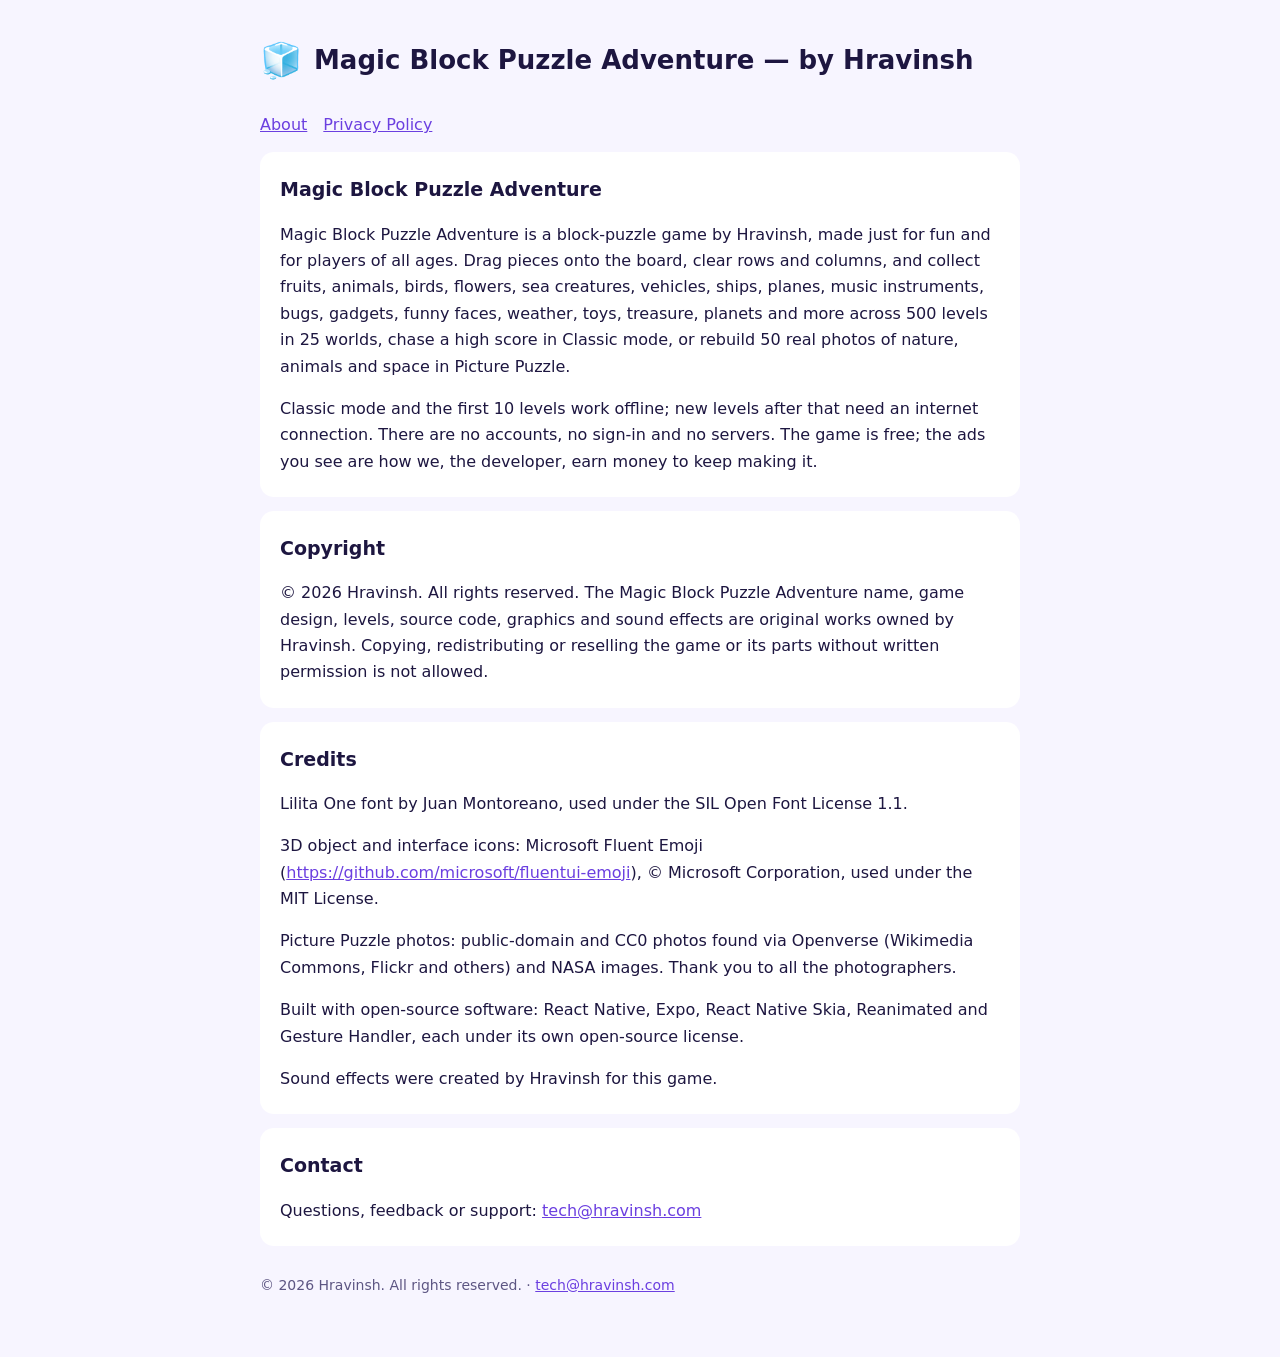
<file: index.html>
<!doctype html>
<html lang="en">
<head>
<meta charset="utf-8">
<meta name="viewport" content="width=device-width, initial-scale=1">
<title>Magic Block Puzzle Adventure — by Hravinsh</title>
<style>
  :root { color-scheme: light dark; --bg:#f7f5ff; --fg:#1d1640; --muted:#5d5683; --card:#fff; --accent:#6b3fe0; }
  @media (prefers-color-scheme: dark) { :root { --bg:#120b26; --fg:#f2efff; --muted:#b9b0e0; --card:#1e1442; --accent:#b794ff; } }
  body { margin:0; background:var(--bg); color:var(--fg); font:16px/1.65 system-ui,-apple-system,Segoe UI,Roboto,sans-serif; }
  main { max-width:760px; margin:0 auto; padding:32px 18px 60px; }
  header { display:flex; gap:12px; align-items:center; margin-bottom:24px; }
  header .logo { font-size:34px; } header h1 { margin:0; font-size:26px; }
  nav a { margin-right:16px; } a { color:var(--accent); }
  section { background:var(--card); border-radius:14px; padding:6px 20px; margin:14px 0; }
  h2 { font-size:19px; } p { color:var(--fg); } footer { color:var(--muted); font-size:14px; margin-top:28px; }
</style>
</head>
<body><main>
<header><span class="logo">🧊</span><h1>Magic Block Puzzle Adventure — by Hravinsh</h1></header>
<nav><a href="index.html">About</a><a href="privacy-policy.html">Privacy Policy</a></nav>
<section><h2>Magic Block Puzzle Adventure</h2><p>Magic Block Puzzle Adventure is a block-puzzle game by Hravinsh, made just for fun and for players of all ages. Drag pieces onto the board, clear rows and columns, and collect fruits, animals, birds, flowers, sea creatures, vehicles, ships, planes, music instruments, bugs, gadgets, funny faces, weather, toys, treasure, planets and more across 500 levels in 25 worlds, chase a high score in Classic mode, or rebuild 50 real photos of nature, animals and space in Picture Puzzle.</p><p>Classic mode and the first 10 levels work offline; new levels after that need an internet connection. There are no accounts, no sign-in and no servers. The game is free; the ads you see are how we, the developer, earn money to keep making it.</p></section>
<section><h2>Copyright</h2><p>© 2026 Hravinsh. All rights reserved. The Magic Block Puzzle Adventure name, game design, levels, source code, graphics and sound effects are original works owned by Hravinsh. Copying, redistributing or reselling the game or its parts without written permission is not allowed.</p></section>
<section><h2>Credits</h2><p>Lilita One font by Juan Montoreano, used under the SIL Open Font License 1.1.</p><p>3D object and interface icons: Microsoft Fluent Emoji (<a href="https://github.com/microsoft/fluentui-emoji">https://github.com/microsoft/fluentui-emoji</a>), © Microsoft Corporation, used under the MIT License.</p><p>Picture Puzzle photos: public-domain and CC0 photos found via Openverse (Wikimedia Commons, Flickr and others) and NASA images. Thank you to all the photographers.</p><p>Built with open-source software: React Native, Expo, React Native Skia, Reanimated and Gesture Handler, each under its own open-source license.</p><p>Sound effects were created by Hravinsh for this game.</p></section>
<section><h2>Contact</h2><p>Questions, feedback or support: <a href="mailto:tech@hravinsh.com">tech@hravinsh.com</a></p></section>
<footer>© 2026 Hravinsh. All rights reserved. · <a href="mailto:tech@hravinsh.com">tech@hravinsh.com</a></footer>
</main></body></html>
</file>
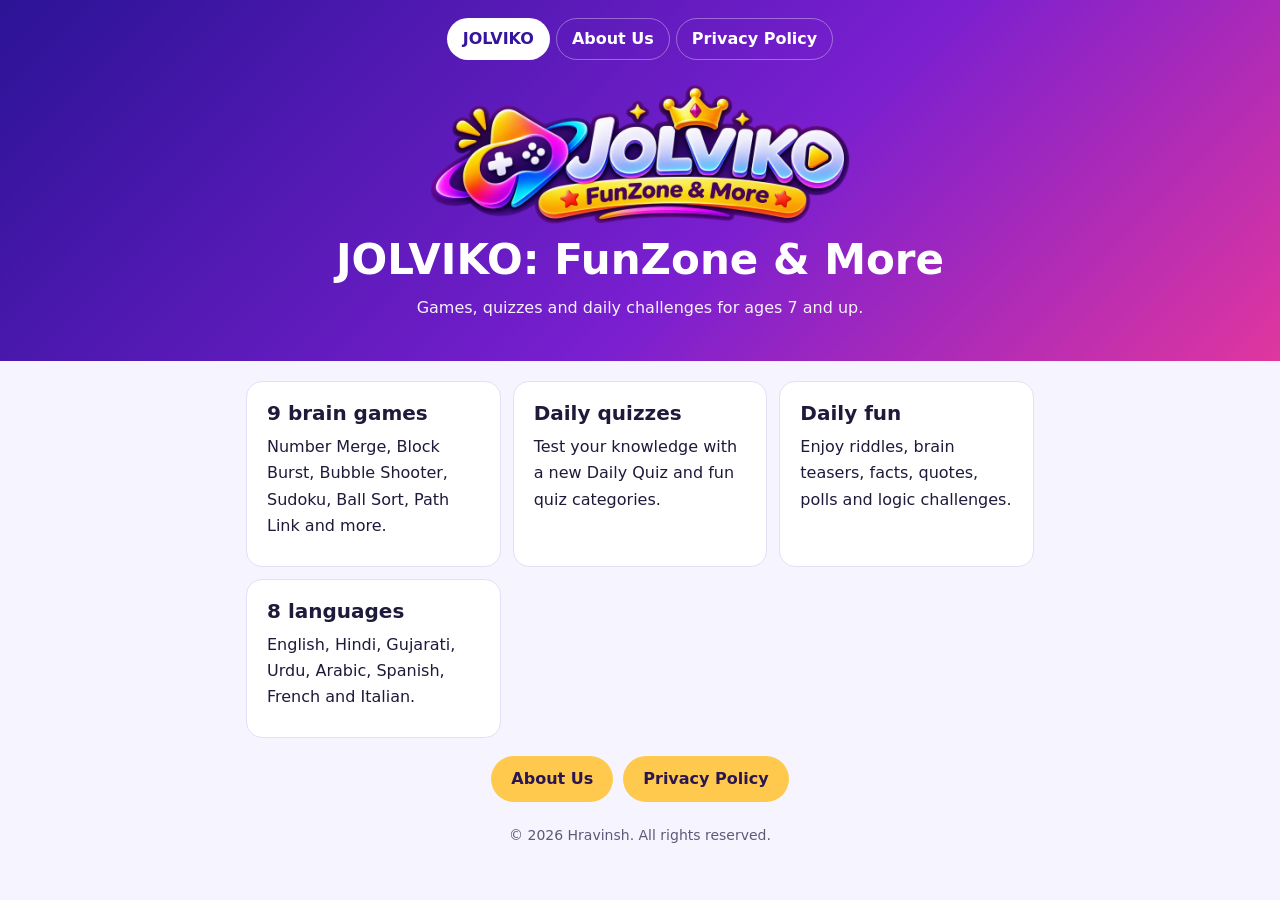
<file: jolviko/index.html>
<!doctype html>
<html lang="en">
<head>
  <meta charset="utf-8">
  <meta name="viewport" content="width=device-width, initial-scale=1">
  <title>JOLVIKO: FunZone & More | Hravinsh</title>
  <meta name="description" content="JOLVIKO: FunZone &amp; More is a games, quiz and daily fun app by Hravinsh.">
  <link rel="stylesheet" href="style.css">
</head>
<body>
  <header><div class="wrap">
    <nav aria-label="JOLVIKO pages"><a href="./" aria-current="page">JOLVIKO</a><a href="about/">About Us</a><a href="privacy/">Privacy Policy</a></nav>
    <img class="logo" src="logo.webp" width="960" height="320" alt="JOLVIKO: FunZone &amp; More">
    <h1>JOLVIKO: FunZone &amp; More</h1>
    <p class="lead">Games, quizzes and daily challenges for ages 7 and up.</p>
  </div></header>
  <main>
    <div class="grid">
      <section><h2>9 brain games</h2><p>Number Merge, Block Burst, Bubble Shooter, Sudoku, Ball Sort, Path Link and more.</p></section>
      <section><h2>Daily quizzes</h2><p>Test your knowledge with a new Daily Quiz and fun quiz categories.</p></section>
      <section><h2>Daily fun</h2><p>Enjoy riddles, brain teasers, facts, quotes, polls and logic challenges.</p></section>
      <section><h2>8 languages</h2><p>English, Hindi, Gujarati, Urdu, Arabic, Spanish, French and Italian.</p></section>
    </div>
    <div class="actions"><a class="button" href="about/">About Us</a><a class="button" href="privacy/">Privacy Policy</a></div>
    <footer>© 2026 Hravinsh. All rights reserved.</footer>
  </main>
</body>
</html>
</file>
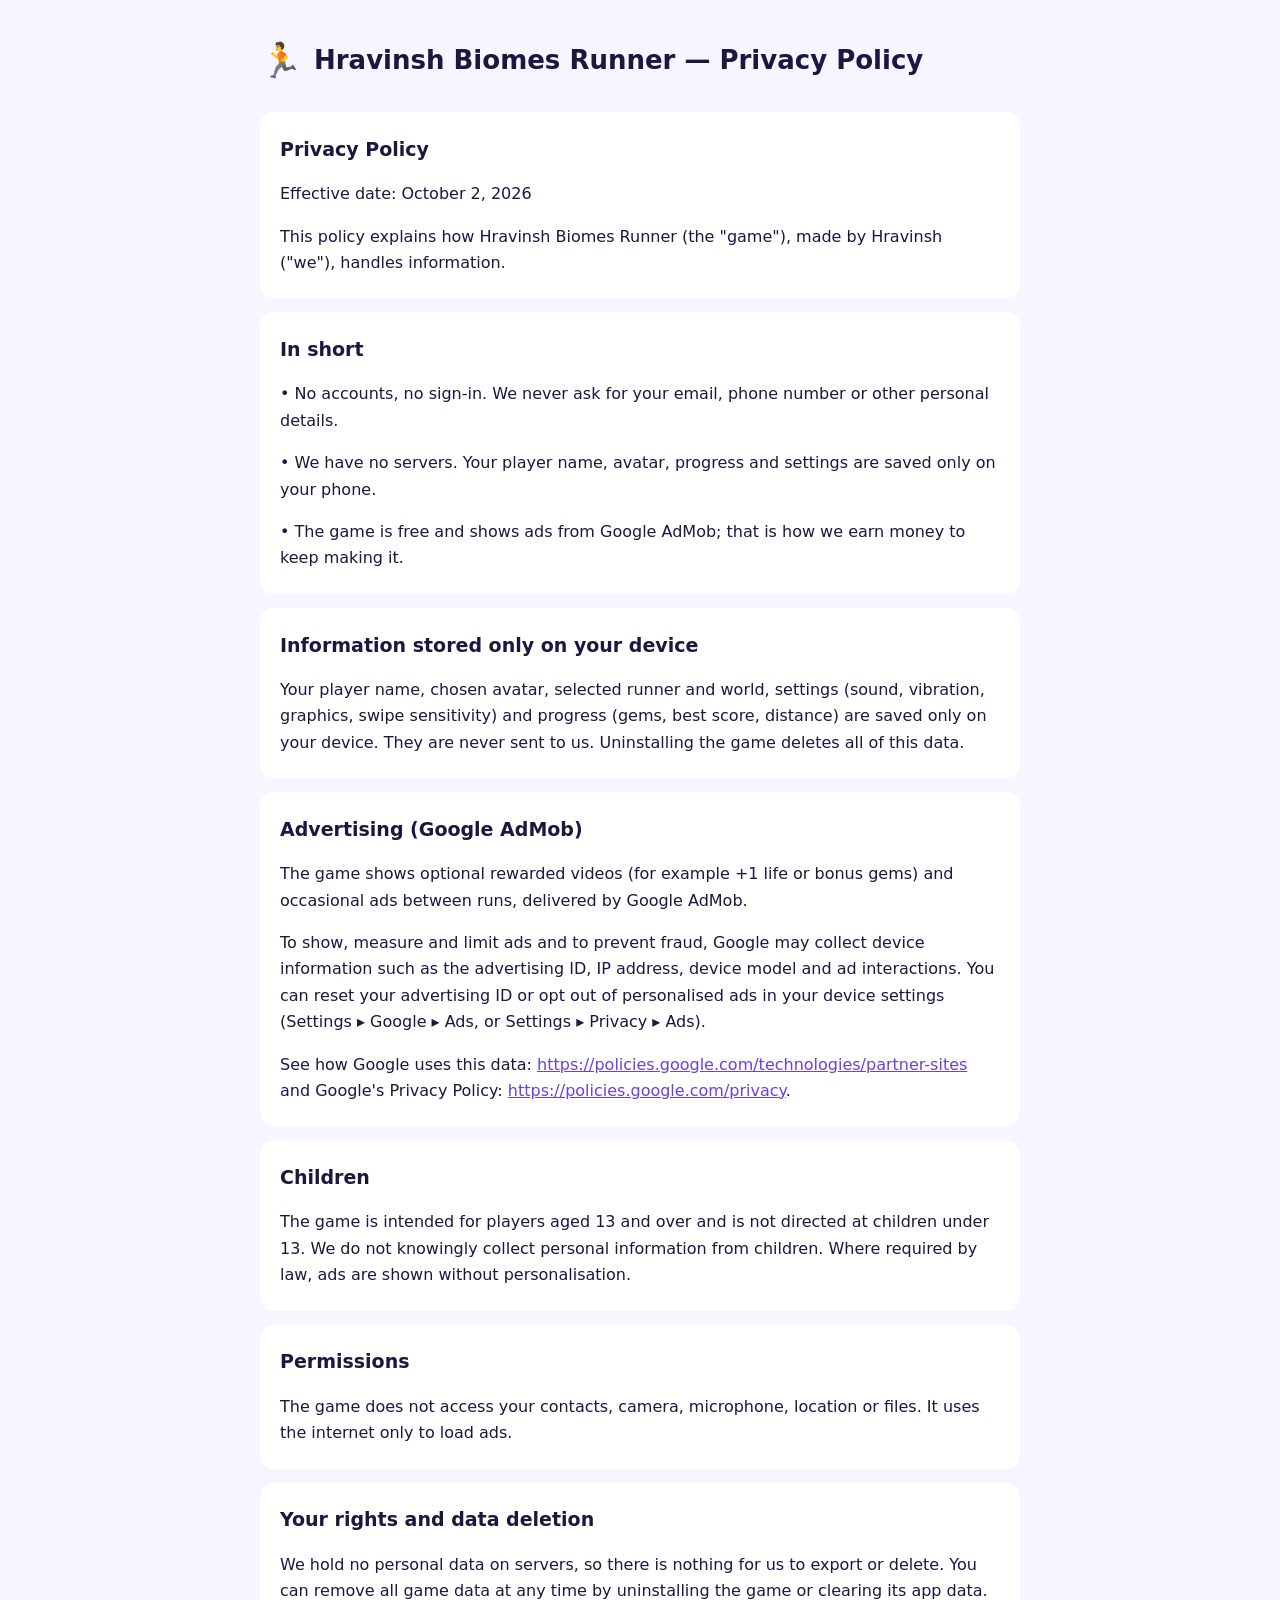
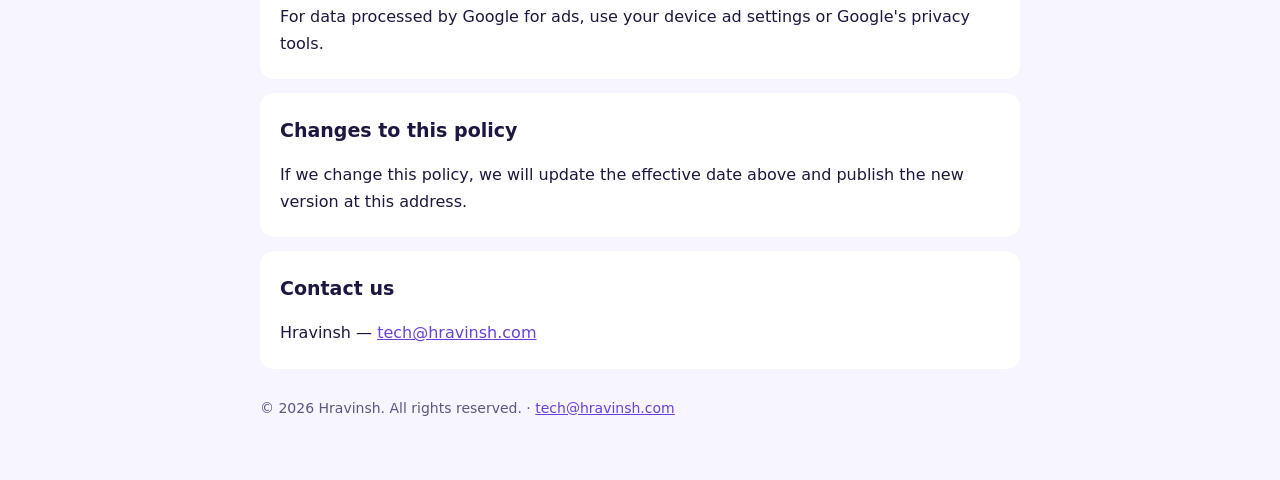
<file: biomes-runner/privacy/index.html>
<!doctype html>
<html lang="en">
<head>
<meta charset="utf-8">
<meta name="viewport" content="width=device-width, initial-scale=1">
<title>Hravinsh Biomes Runner — Privacy Policy</title>
<style>
  :root { color-scheme: light dark; --bg:#f7f5ff; --fg:#1d1640; --muted:#5d5683; --card:#fff; --accent:#6b3fe0; }
  @media (prefers-color-scheme: dark) { :root { --bg:#120b26; --fg:#f2efff; --muted:#b9b0e0; --card:#1e1442; --accent:#b794ff; } }
  body { margin:0; background:var(--bg); color:var(--fg); font:16px/1.65 system-ui,-apple-system,Segoe UI,Roboto,sans-serif; }
  main { max-width:760px; margin:0 auto; padding:32px 18px 60px; }
  header { display:flex; gap:12px; align-items:center; margin-bottom:24px; }
  header .logo { font-size:34px; } header h1 { margin:0; font-size:26px; }
  nav a { margin-right:16px; } a { color:var(--accent); }
  section { background:var(--card); border-radius:14px; padding:6px 20px; margin:14px 0; }
  h2 { font-size:19px; } p { color:var(--fg); } footer { color:var(--muted); font-size:14px; margin-top:28px; }
</style>
</head>
<body><main>
<header><span class="logo">🏃</span><h1>Hravinsh Biomes Runner — Privacy Policy</h1></header>
<section><h2>Privacy Policy</h2><p>Effective date: October 2, 2026</p><p>This policy explains how Hravinsh Biomes Runner (the "game"), made by Hravinsh ("we"), handles information.</p></section>
<section><h2>In short</h2><p>• No accounts, no sign-in. We never ask for your email, phone number or other personal details.</p><p>• We have no servers. Your player name, avatar, progress and settings are saved only on your phone.</p><p>• The game is free and shows ads from Google AdMob; that is how we earn money to keep making it.</p></section>
<section><h2>Information stored only on your device</h2><p>Your player name, chosen avatar, selected runner and world, settings (sound, vibration, graphics, swipe sensitivity) and progress (gems, best score, distance) are saved only on your device. They are never sent to us. Uninstalling the game deletes all of this data.</p></section>
<section><h2>Advertising (Google AdMob)</h2><p>The game shows optional rewarded videos (for example +1 life or bonus gems) and occasional ads between runs, delivered by Google AdMob.</p><p>To show, measure and limit ads and to prevent fraud, Google may collect device information such as the advertising ID, IP address, device model and ad interactions. You can reset your advertising ID or opt out of personalised ads in your device settings (Settings ▸ Google ▸ Ads, or Settings ▸ Privacy ▸ Ads).</p><p>See how Google uses this data: <a href="https://policies.google.com/technologies/partner-sites">https://policies.google.com/technologies/partner-sites</a> and Google's Privacy Policy: <a href="https://policies.google.com/privacy">https://policies.google.com/privacy</a>.</p></section>
<section><h2>Children</h2><p>The game is intended for players aged 13 and over and is not directed at children under 13. We do not knowingly collect personal information from children. Where required by law, ads are shown without personalisation.</p></section>
<section><h2>Permissions</h2><p>The game does not access your contacts, camera, microphone, location or files. It uses the internet only to load ads.</p></section>
<section><h2>Your rights and data deletion</h2><p>We hold no personal data on servers, so there is nothing for us to export or delete. You can remove all game data at any time by uninstalling the game or clearing its app data. For data processed by Google for ads, use your device ad settings or Google's privacy tools.</p></section>
<section><h2>Changes to this policy</h2><p>If we change this policy, we will update the effective date above and publish the new version at this address.</p></section>
<section><h2>Contact us</h2><p>Hravinsh — <a href="mailto:tech@hravinsh.com">tech@hravinsh.com</a></p></section>
<footer>© 2026 Hravinsh. All rights reserved. · <a href="mailto:tech@hravinsh.com">tech@hravinsh.com</a></footer>
</main></body></html>
</file>
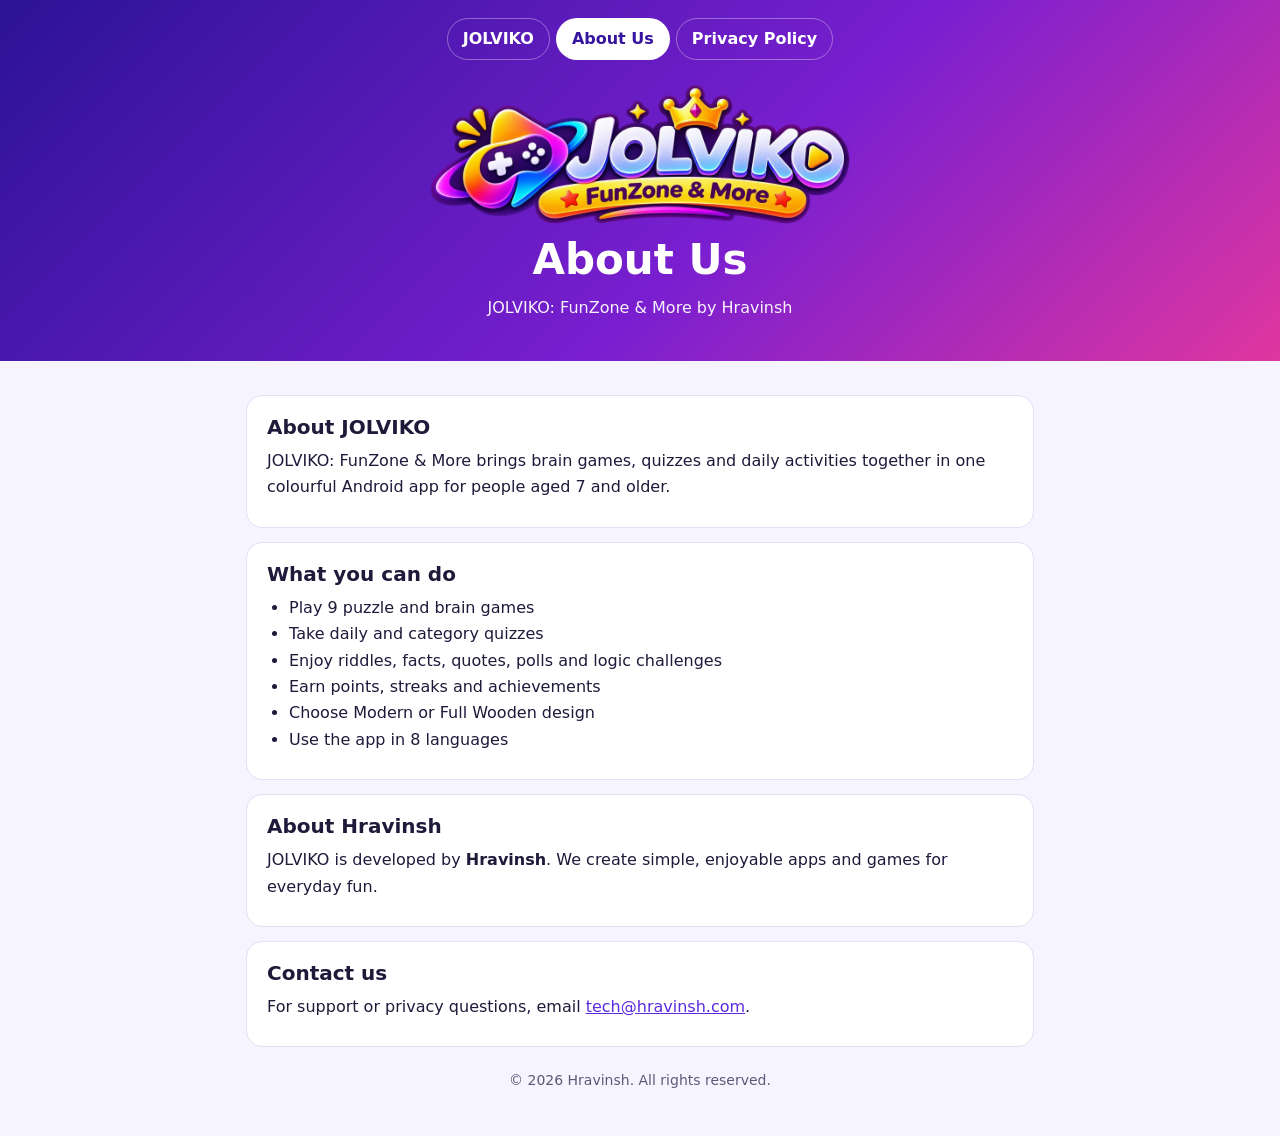
<file: jolviko/about/index.html>
<!doctype html>
<html lang="en">
<head>
  <meta charset="utf-8">
  <meta name="viewport" content="width=device-width, initial-scale=1">
  <title>About JOLVIKO | Hravinsh</title>
  <meta name="description" content="About JOLVIKO: FunZone &amp; More and its developer, Hravinsh.">
  <link rel="stylesheet" href="../style.css">
</head>
<body>
  <header><div class="wrap">
    <nav aria-label="JOLVIKO pages"><a href="../">JOLVIKO</a><a href="../about/" aria-current="page">About Us</a><a href="../privacy/">Privacy Policy</a></nav>
    <img class="logo" src="../logo.webp" width="960" height="320" alt="JOLVIKO: FunZone &amp; More">
    <h1>About Us</h1>
    <p class="lead">JOLVIKO: FunZone &amp; More by Hravinsh</p>
  </div></header>
  <main>
    <section><h2>About JOLVIKO</h2><p>JOLVIKO: FunZone &amp; More brings brain games, quizzes and daily activities together in one colourful Android app for people aged 7 and older.</p></section>
    <section><h2>What you can do</h2><ul><li>Play 9 puzzle and brain games</li><li>Take daily and category quizzes</li><li>Enjoy riddles, facts, quotes, polls and logic challenges</li><li>Earn points, streaks and achievements</li><li>Choose Modern or Full Wooden design</li><li>Use the app in 8 languages</li></ul></section>
    <section><h2>About Hravinsh</h2><p>JOLVIKO is developed by <strong>Hravinsh</strong>. We create simple, enjoyable apps and games for everyday fun.</p></section>
    <section><h2>Contact us</h2><p>For support or privacy questions, email <a href="mailto:tech@hravinsh.com">tech@hravinsh.com</a>.</p></section>
    <footer>© 2026 Hravinsh. All rights reserved.</footer>
  </main>
</body>
</html>
</file>
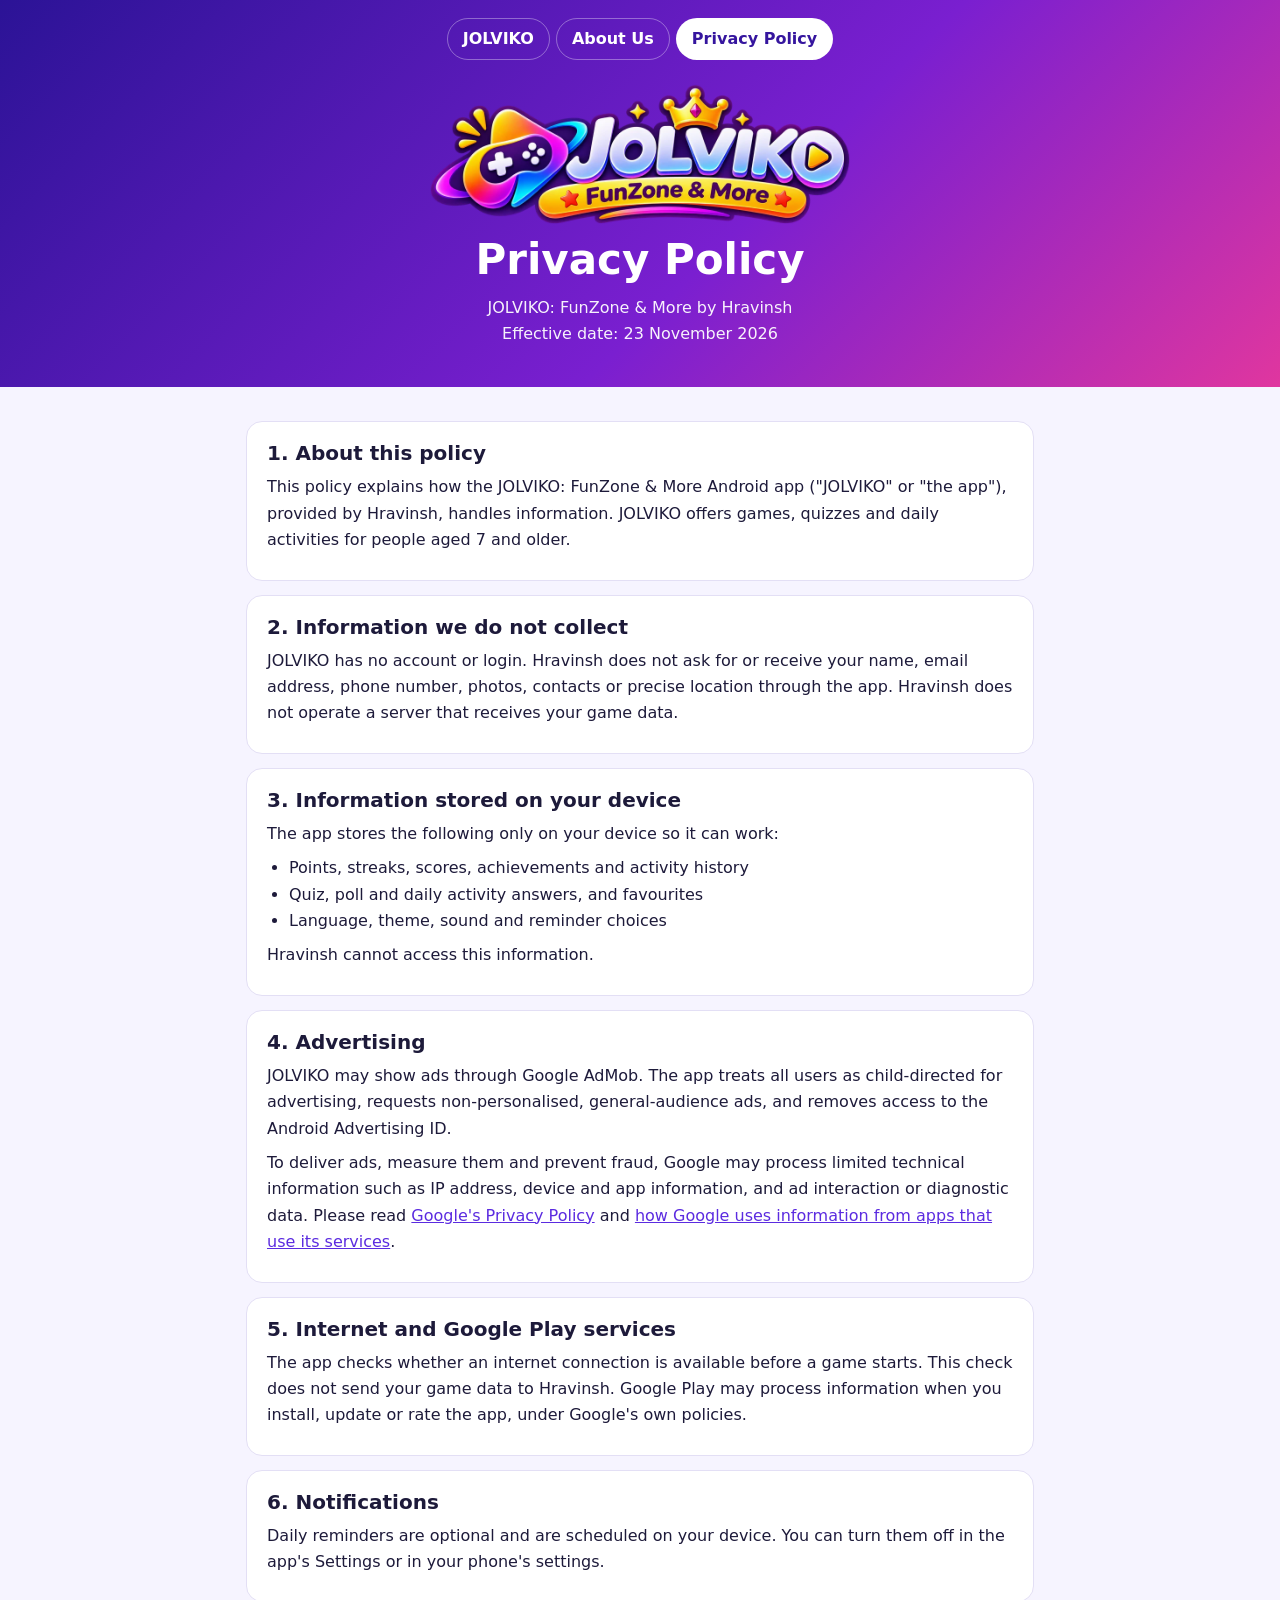
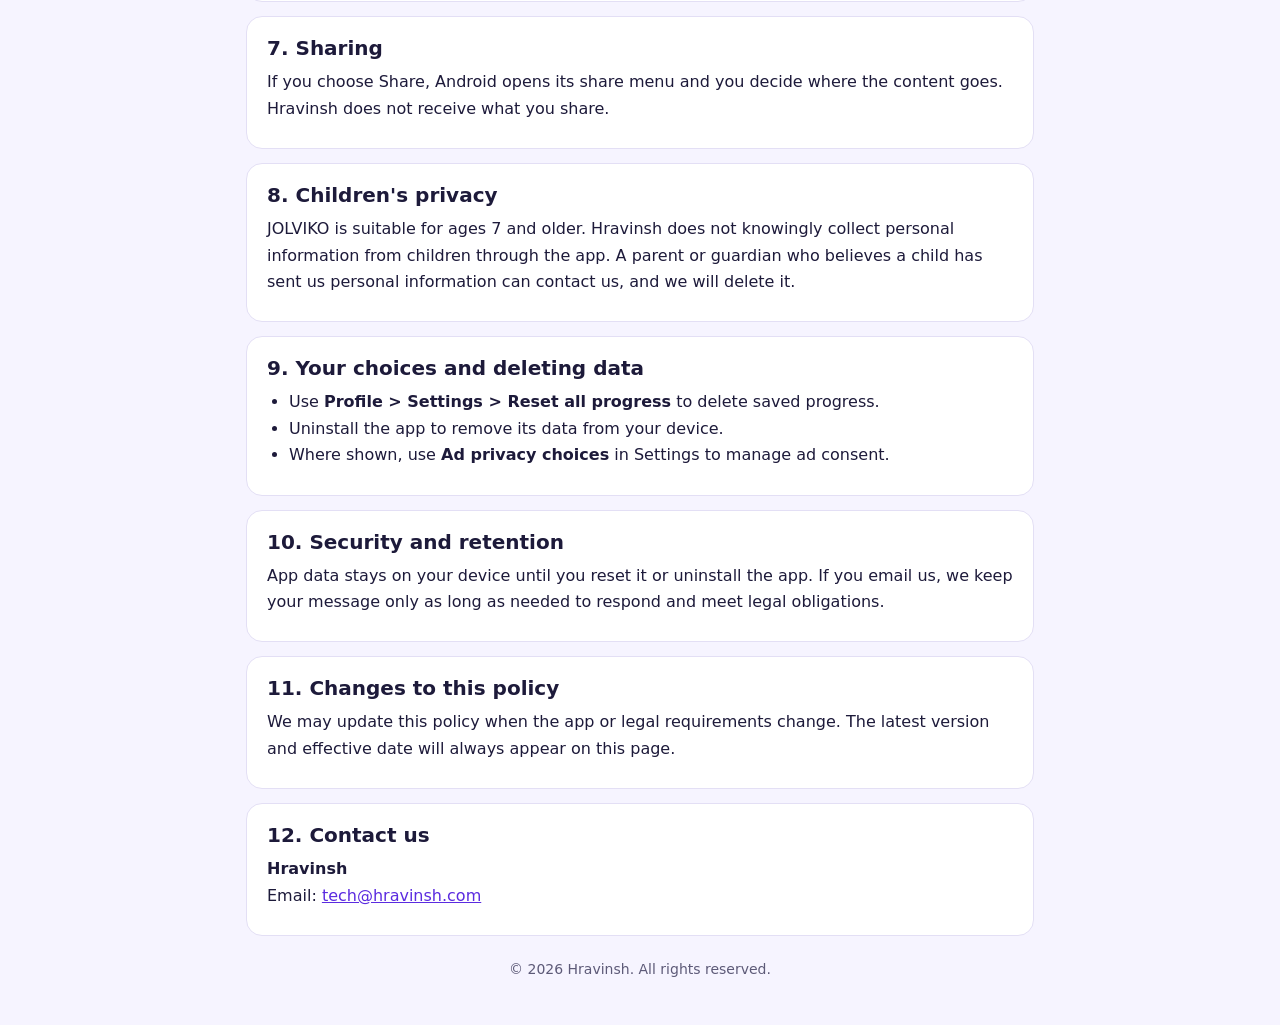
<file: jolviko/privacy/index.html>
<!doctype html>
<html lang="en">
<head>
  <meta charset="utf-8">
  <meta name="viewport" content="width=device-width, initial-scale=1">
  <title>JOLVIKO Privacy Policy | Hravinsh</title>
  <meta name="description" content="Privacy Policy for JOLVIKO: FunZone &amp; More by Hravinsh.">
  <link rel="stylesheet" href="../style.css">
</head>
<body>
  <header><div class="wrap">
    <nav aria-label="JOLVIKO pages"><a href="../">JOLVIKO</a><a href="../about/">About Us</a><a href="../privacy/" aria-current="page">Privacy Policy</a></nav>
    <img class="logo" src="../logo.webp" width="960" height="320" alt="JOLVIKO: FunZone &amp; More">
    <h1>Privacy Policy</h1>
    <p class="lead">JOLVIKO: FunZone &amp; More by Hravinsh<br>Effective date: 23 November 2026</p>
  </div></header>
  <main>
    <section>
      <h2>1. About this policy</h2>
      <p>This policy explains how the JOLVIKO: FunZone &amp; More Android app ("JOLVIKO" or "the app"), provided by Hravinsh, handles information. JOLVIKO offers games, quizzes and daily activities for people aged 7 and older.</p>
    </section>
    <section>
      <h2>2. Information we do not collect</h2>
      <p>JOLVIKO has no account or login. Hravinsh does not ask for or receive your name, email address, phone number, photos, contacts or precise location through the app. Hravinsh does not operate a server that receives your game data.</p>
    </section>
    <section>
      <h2>3. Information stored on your device</h2>
      <p>The app stores the following only on your device so it can work:</p>
      <ul>
        <li>Points, streaks, scores, achievements and activity history</li>
        <li>Quiz, poll and daily activity answers, and favourites</li>
        <li>Language, theme, sound and reminder choices</li>
      </ul>
      <p>Hravinsh cannot access this information.</p>
    </section>
    <section>
      <h2>4. Advertising</h2>
      <p>JOLVIKO may show ads through Google AdMob. The app treats all users as child-directed for advertising, requests non-personalised, general-audience ads, and removes access to the Android Advertising ID.</p>
      <p>To deliver ads, measure them and prevent fraud, Google may process limited technical information such as IP address, device and app information, and ad interaction or diagnostic data. Please read <a href="https://policies.google.com/privacy">Google's Privacy Policy</a> and <a href="https://policies.google.com/technologies/partner-sites">how Google uses information from apps that use its services</a>.</p>
    </section>
    <section>
      <h2>5. Internet and Google Play services</h2>
      <p>The app checks whether an internet connection is available before a game starts. This check does not send your game data to Hravinsh. Google Play may process information when you install, update or rate the app, under Google's own policies.</p>
    </section>
    <section>
      <h2>6. Notifications</h2>
      <p>Daily reminders are optional and are scheduled on your device. You can turn them off in the app's Settings or in your phone's settings.</p>
    </section>
    <section>
      <h2>7. Sharing</h2>
      <p>If you choose Share, Android opens its share menu and you decide where the content goes. Hravinsh does not receive what you share.</p>
    </section>
    <section>
      <h2>8. Children's privacy</h2>
      <p>JOLVIKO is suitable for ages 7 and older. Hravinsh does not knowingly collect personal information from children through the app. A parent or guardian who believes a child has sent us personal information can contact us, and we will delete it.</p>
    </section>
    <section>
      <h2>9. Your choices and deleting data</h2>
      <ul>
        <li>Use <strong>Profile &gt; Settings &gt; Reset all progress</strong> to delete saved progress.</li>
        <li>Uninstall the app to remove its data from your device.</li>
        <li>Where shown, use <strong>Ad privacy choices</strong> in Settings to manage ad consent.</li>
      </ul>
    </section>
    <section>
      <h2>10. Security and retention</h2>
      <p>App data stays on your device until you reset it or uninstall the app. If you email us, we keep your message only as long as needed to respond and meet legal obligations.</p>
    </section>
    <section>
      <h2>11. Changes to this policy</h2>
      <p>We may update this policy when the app or legal requirements change. The latest version and effective date will always appear on this page.</p>
    </section>
    <section>
      <h2>12. Contact us</h2>
      <p><strong>Hravinsh</strong><br>Email: <a href="mailto:tech@hravinsh.com">tech@hravinsh.com</a></p>
    </section>
    <footer>© 2026 Hravinsh. All rights reserved.</footer>
  </main>
</body>
</html>
</file>
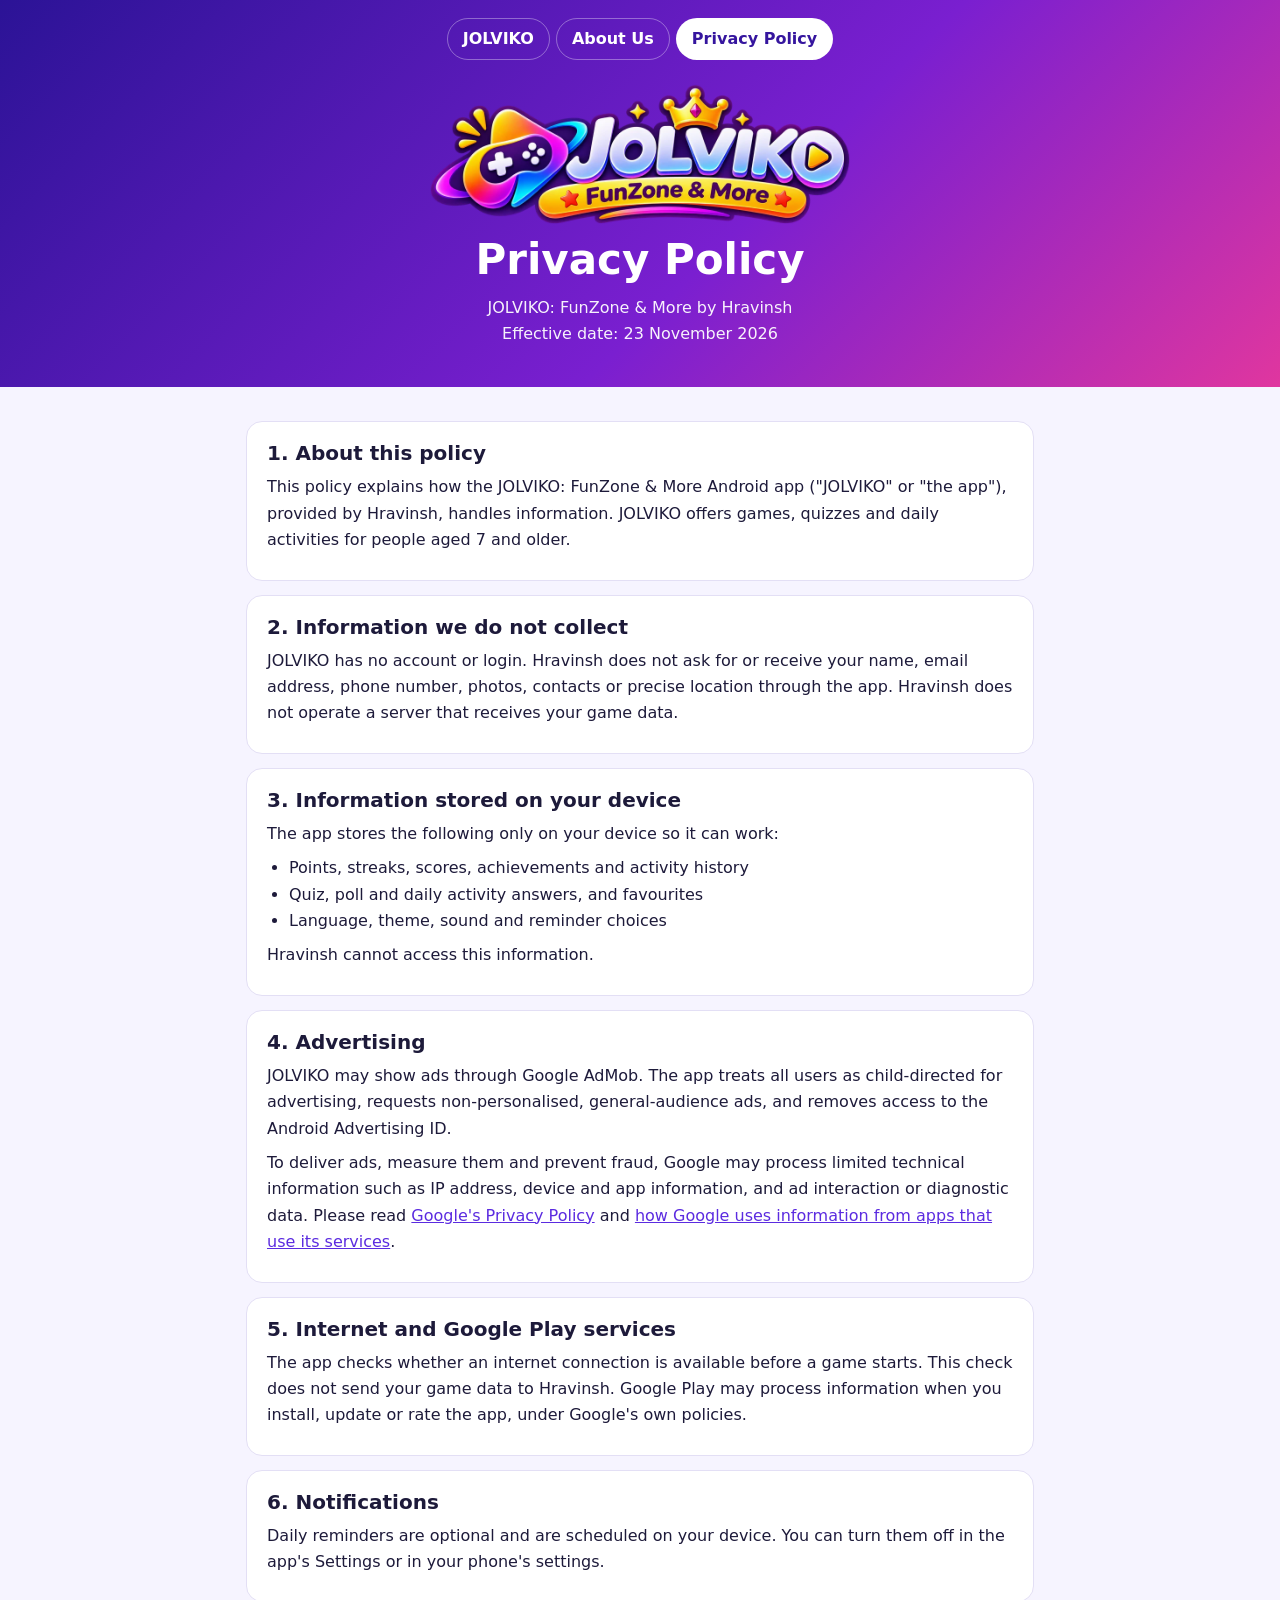
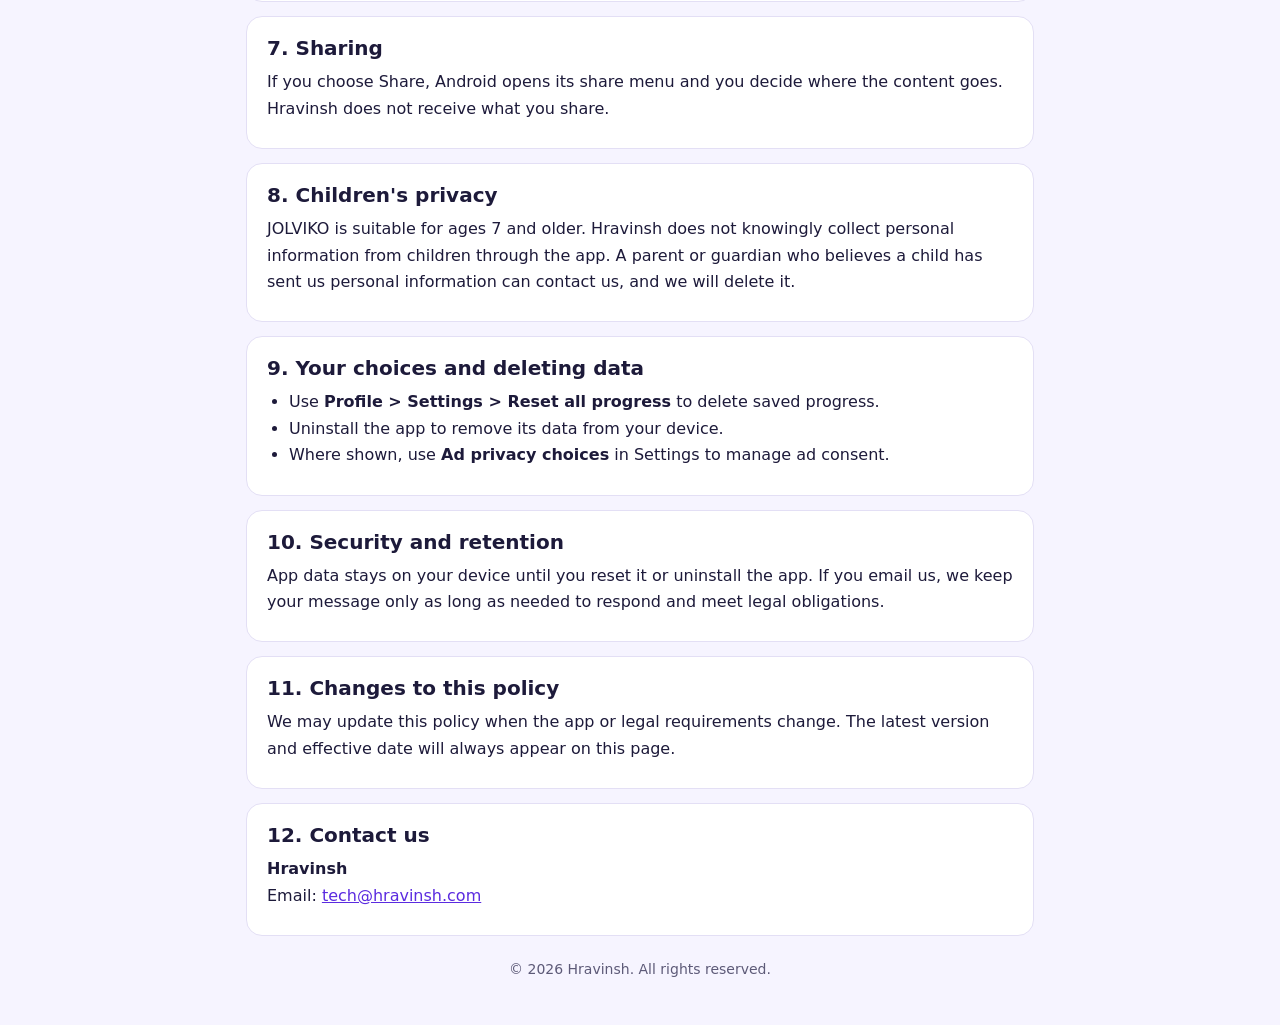
<file: jolviko-privacy-policy.html>
<!doctype html><html lang="en"><head><meta charset="utf-8"><title>JOLVIKO Privacy Policy</title><link rel="canonical" href="https://hravinshtech.github.io/jolviko/privacy/"><meta http-equiv="refresh" content="0; url=https://hravinshtech.github.io/jolviko/privacy/"></head><body><a href="https://hravinshtech.github.io/jolviko/privacy/">Open the JOLVIKO Privacy Policy</a></body></html>
</file>
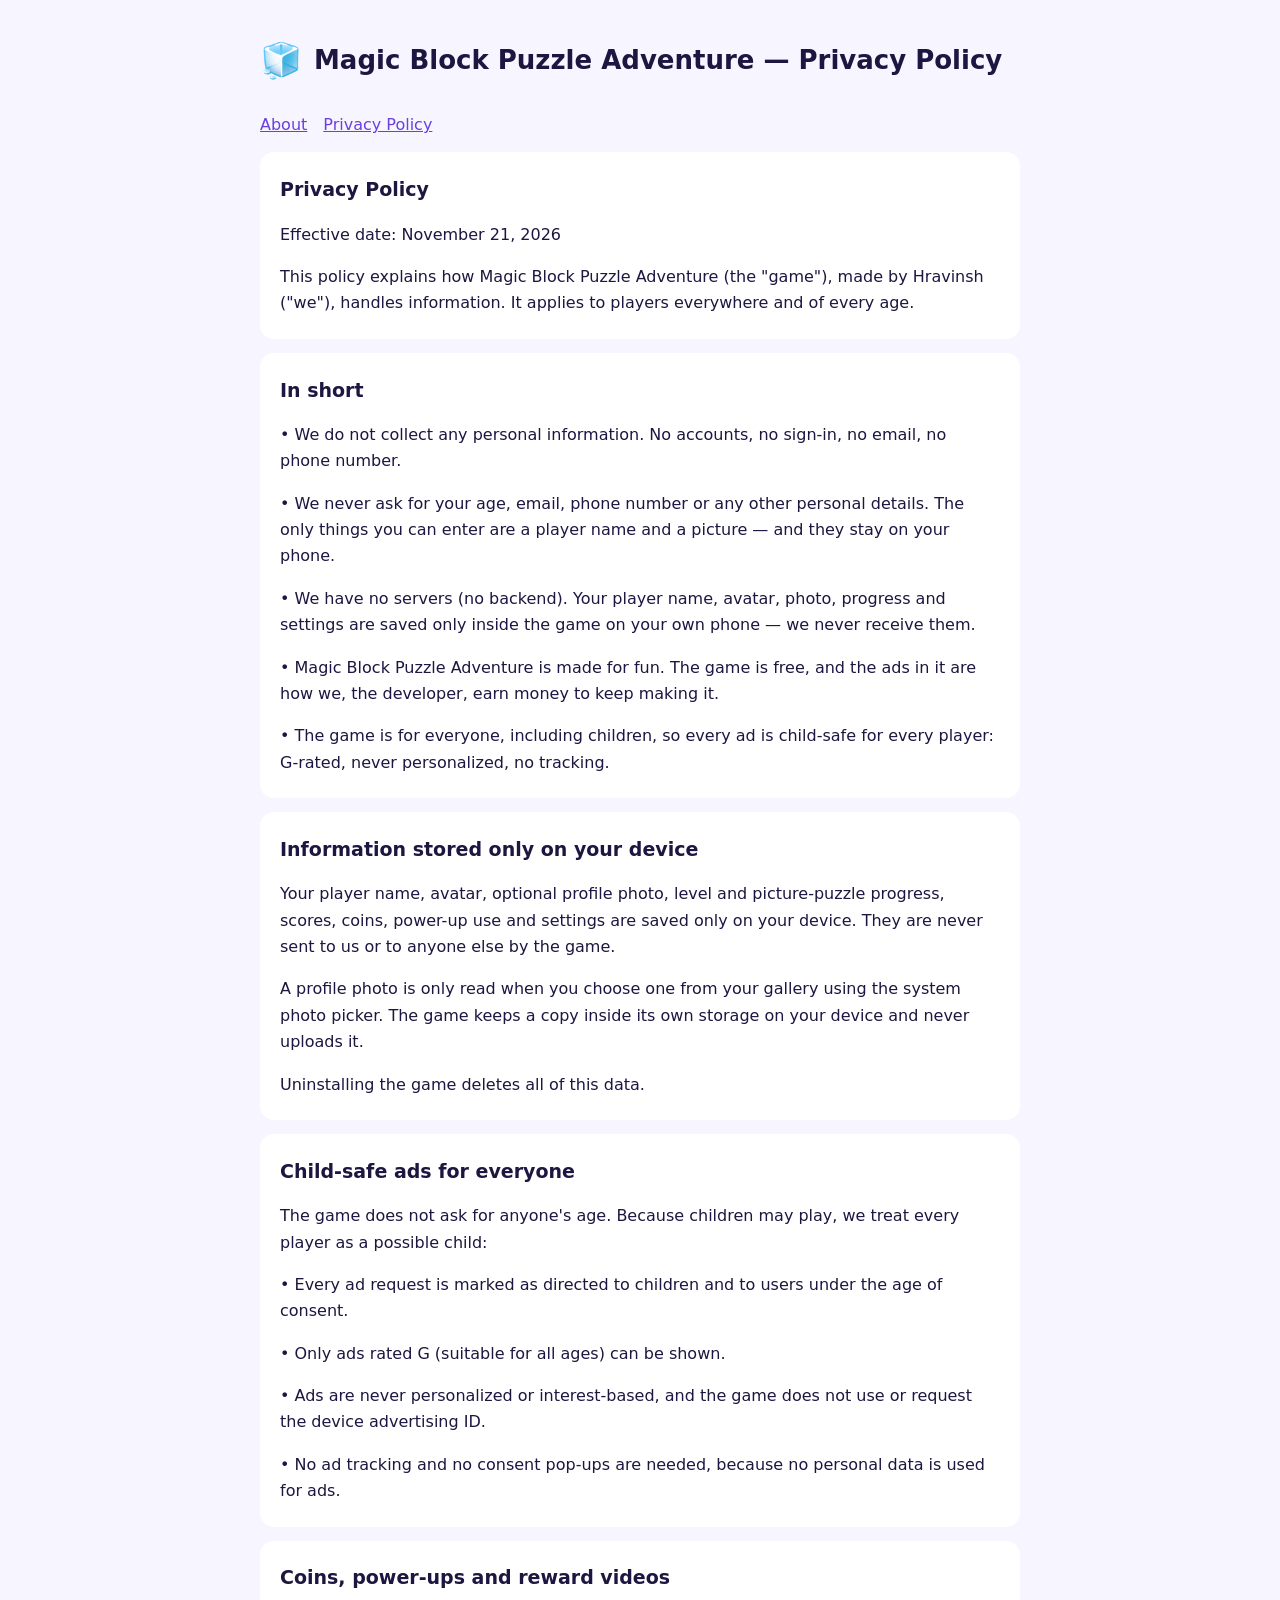
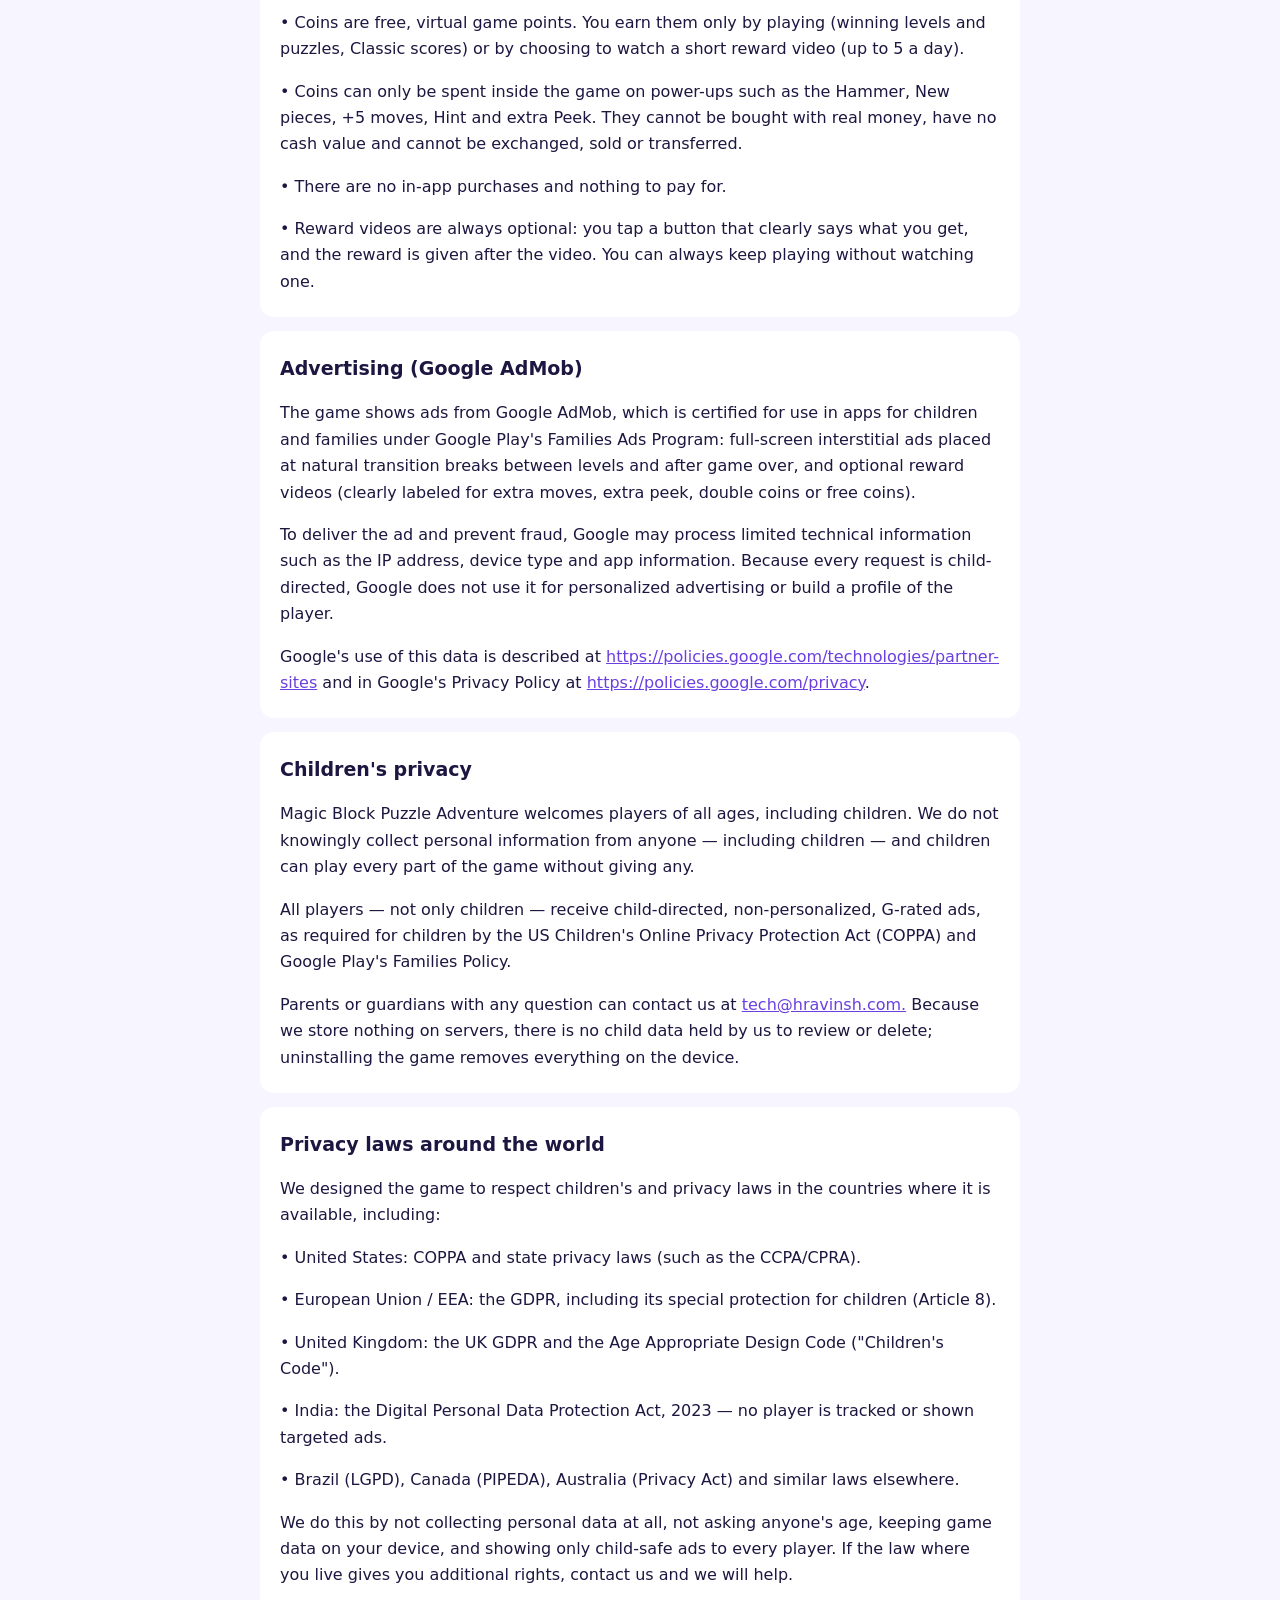
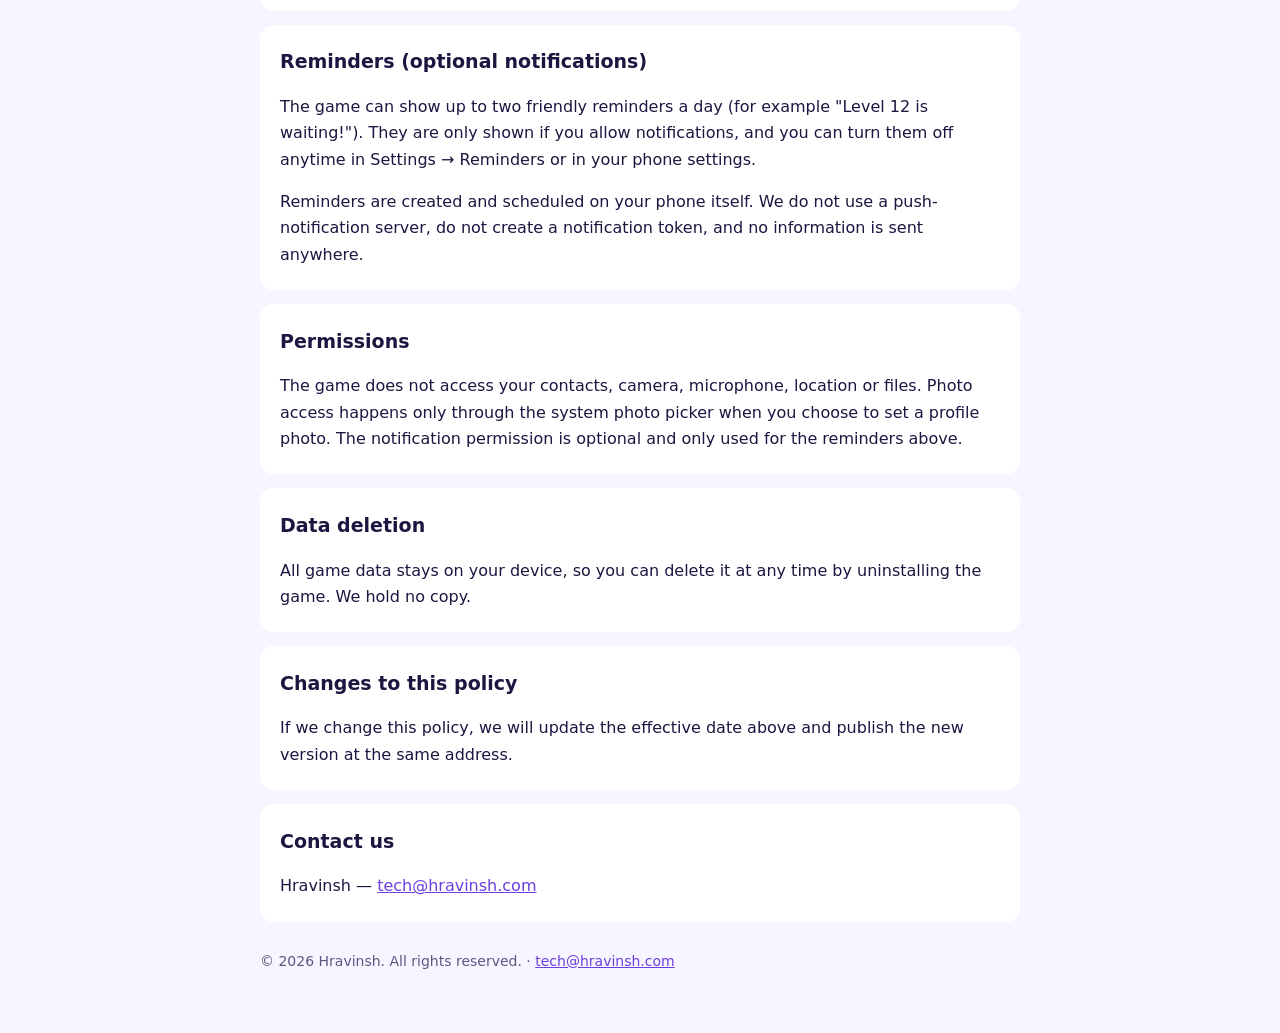
<file: privacy-policy.html>
<!doctype html>
<html lang="en">
<head>
<meta charset="utf-8">
<meta name="viewport" content="width=device-width, initial-scale=1">
<title>Magic Block Puzzle Adventure — Privacy Policy</title>
<style>
  :root { color-scheme: light dark; --bg:#f7f5ff; --fg:#1d1640; --muted:#5d5683; --card:#fff; --accent:#6b3fe0; }
  @media (prefers-color-scheme: dark) { :root { --bg:#120b26; --fg:#f2efff; --muted:#b9b0e0; --card:#1e1442; --accent:#b794ff; } }
  body { margin:0; background:var(--bg); color:var(--fg); font:16px/1.65 system-ui,-apple-system,Segoe UI,Roboto,sans-serif; }
  main { max-width:760px; margin:0 auto; padding:32px 18px 60px; }
  header { display:flex; gap:12px; align-items:center; margin-bottom:24px; }
  header .logo { font-size:34px; } header h1 { margin:0; font-size:26px; }
  nav a { margin-right:16px; } a { color:var(--accent); }
  section { background:var(--card); border-radius:14px; padding:6px 20px; margin:14px 0; }
  h2 { font-size:19px; } p { color:var(--fg); } footer { color:var(--muted); font-size:14px; margin-top:28px; }
</style>
</head>
<body><main>
<header><span class="logo">🧊</span><h1>Magic Block Puzzle Adventure — Privacy Policy</h1></header>
<nav><a href="index.html">About</a><a href="privacy-policy.html">Privacy Policy</a></nav>
<section><h2>Privacy Policy</h2><p>Effective date: November 21, 2026</p><p>This policy explains how Magic Block Puzzle Adventure (the "game"), made by Hravinsh ("we"), handles information. It applies to players everywhere and of every age.</p></section>
<section><h2>In short</h2><p>• We do not collect any personal information. No accounts, no sign-in, no email, no phone number.</p><p>• We never ask for your age, email, phone number or any other personal details. The only things you can enter are a player name and a picture — and they stay on your phone.</p><p>• We have no servers (no backend). Your player name, avatar, photo, progress and settings are saved only inside the game on your own phone — we never receive them.</p><p>• Magic Block Puzzle Adventure is made for fun. The game is free, and the ads in it are how we, the developer, earn money to keep making it.</p><p>• The game is for everyone, including children, so every ad is child-safe for every player: G-rated, never personalized, no tracking.</p></section>
<section><h2>Information stored only on your device</h2><p>Your player name, avatar, optional profile photo, level and picture-puzzle progress, scores, coins, power-up use and settings are saved only on your device. They are never sent to us or to anyone else by the game.</p><p>A profile photo is only read when you choose one from your gallery using the system photo picker. The game keeps a copy inside its own storage on your device and never uploads it.</p><p>Uninstalling the game deletes all of this data.</p></section>
<section><h2>Child-safe ads for everyone</h2><p>The game does not ask for anyone's age. Because children may play, we treat every player as a possible child:</p><p>• Every ad request is marked as directed to children and to users under the age of consent.</p><p>• Only ads rated G (suitable for all ages) can be shown.</p><p>• Ads are never personalized or interest-based, and the game does not use or request the device advertising ID.</p><p>• No ad tracking and no consent pop-ups are needed, because no personal data is used for ads.</p></section>
<section><h2>Coins, power-ups and reward videos</h2><p>• Coins are free, virtual game points. You earn them only by playing (winning levels and puzzles, Classic scores) or by choosing to watch a short reward video (up to 5 a day).</p><p>• Coins can only be spent inside the game on power-ups such as the Hammer, New pieces, +5 moves, Hint and extra Peek. They cannot be bought with real money, have no cash value and cannot be exchanged, sold or transferred.</p><p>• There are no in-app purchases and nothing to pay for.</p><p>• Reward videos are always optional: you tap a button that clearly says what you get, and the reward is given after the video. You can always keep playing without watching one.</p></section>
<section><h2>Advertising (Google AdMob)</h2><p>The game shows ads from Google AdMob, which is certified for use in apps for children and families under Google Play's Families Ads Program: full-screen interstitial ads placed at natural transition breaks between levels and after game over, and optional reward videos (clearly labeled for extra moves, extra peek, double coins or free coins).</p><p>To deliver the ad and prevent fraud, Google may process limited technical information such as the IP address, device type and app information. Because every request is child-directed, Google does not use it for personalized advertising or build a profile of the player.</p><p>Google's use of this data is described at <a href="https://policies.google.com/technologies/partner-sites">https://policies.google.com/technologies/partner-sites</a> and in Google's Privacy Policy at <a href="https://policies.google.com/privacy">https://policies.google.com/privacy</a>.</p></section>
<section><h2>Children's privacy</h2><p>Magic Block Puzzle Adventure welcomes players of all ages, including children. We do not knowingly collect personal information from anyone — including children — and children can play every part of the game without giving any.</p><p>All players — not only children — receive child-directed, non-personalized, G-rated ads, as required for children by the US Children's Online Privacy Protection Act (COPPA) and Google Play's Families Policy.</p><p>Parents or guardians with any question can contact us at <a href="mailto:tech@hravinsh.com.">tech@hravinsh.com.</a> Because we store nothing on servers, there is no child data held by us to review or delete; uninstalling the game removes everything on the device.</p></section>
<section><h2>Privacy laws around the world</h2><p>We designed the game to respect children's and privacy laws in the countries where it is available, including:</p><p>• United States: COPPA and state privacy laws (such as the CCPA/CPRA).</p><p>• European Union / EEA: the GDPR, including its special protection for children (Article 8).</p><p>• United Kingdom: the UK GDPR and the Age Appropriate Design Code ("Children's Code").</p><p>• India: the Digital Personal Data Protection Act, 2023 — no player is tracked or shown targeted ads.</p><p>• Brazil (LGPD), Canada (PIPEDA), Australia (Privacy Act) and similar laws elsewhere.</p><p>We do this by not collecting personal data at all, not asking anyone's age, keeping game data on your device, and showing only child-safe ads to every player. If the law where you live gives you additional rights, contact us and we will help.</p></section>
<section><h2>Reminders (optional notifications)</h2><p>The game can show up to two friendly reminders a day (for example "Level 12 is waiting!"). They are only shown if you allow notifications, and you can turn them off anytime in Settings → Reminders or in your phone settings.</p><p>Reminders are created and scheduled on your phone itself. We do not use a push-notification server, do not create a notification token, and no information is sent anywhere.</p></section>
<section><h2>Permissions</h2><p>The game does not access your contacts, camera, microphone, location or files. Photo access happens only through the system photo picker when you choose to set a profile photo. The notification permission is optional and only used for the reminders above.</p></section>
<section><h2>Data deletion</h2><p>All game data stays on your device, so you can delete it at any time by uninstalling the game. We hold no copy.</p></section>
<section><h2>Changes to this policy</h2><p>If we change this policy, we will update the effective date above and publish the new version at the same address.</p></section>
<section><h2>Contact us</h2><p>Hravinsh — <a href="mailto:tech@hravinsh.com">tech@hravinsh.com</a></p></section>
<footer>© 2026 Hravinsh. All rights reserved. · <a href="mailto:tech@hravinsh.com">tech@hravinsh.com</a></footer>
</main></body></html>
</file>
<file: jolviko/style.css>
:root{color-scheme:light dark;--bg:#f6f4ff;--card:#fff;--ink:#1d1a3a;--muted:#5d5a78;--line:#e3dff5;--brand:#5b2be0}
@media(prefers-color-scheme:dark){:root{--bg:#0a0b1a;--card:#17172e;--ink:#f4f3ff;--muted:#b9bbd4;--line:#2d2c4d;--brand:#b79cff}}
*{box-sizing:border-box}body{margin:0;background:var(--bg);color:var(--ink);font:16px/1.65 system-ui,-apple-system,"Segoe UI",Roboto,Arial,sans-serif}
header{background:linear-gradient(135deg,#2b1396,#7a1fd0 58%,#e0369f);color:#fff;padding:18px 16px 40px}
.wrap,main{max-width:820px;margin:0 auto}nav{display:flex;flex-wrap:wrap;gap:6px;justify-content:center;margin-bottom:24px}
nav a{color:#fff;text-decoration:none;font-weight:700;padding:7px 15px;border:1px solid rgba(255,255,255,.35);border-radius:999px}nav a[aria-current=page]{background:#fff;color:#35159e}
.logo{display:block;width:min(100%,420px);height:auto;margin:0 auto 12px}h1{margin:0;text-align:center;font-size:clamp(28px,6vw,42px);line-height:1.15}.lead{max-width:640px;margin:10px auto 0;text-align:center;opacity:.94}
main{padding:20px 16px 44px}section{background:var(--card);border:1px solid var(--line);border-radius:16px;padding:18px 20px;margin:14px 0}h2{margin:0 0 6px;font-size:20px;line-height:1.3}p{margin:8px 0}ul{margin:8px 0;padding-left:22px}a{color:var(--brand);overflow-wrap:anywhere}
.grid{display:grid;grid-template-columns:repeat(auto-fit,minmax(210px,1fr));gap:12px}.grid section{margin:0}.actions{display:flex;flex-wrap:wrap;gap:10px;justify-content:center;margin-top:18px}.button{background:#ffc94d;color:#2b1650;text-decoration:none;font-weight:800;border-radius:999px;padding:10px 20px}
footer{color:var(--muted);font-size:14px;text-align:center;margin-top:22px}
</file>
